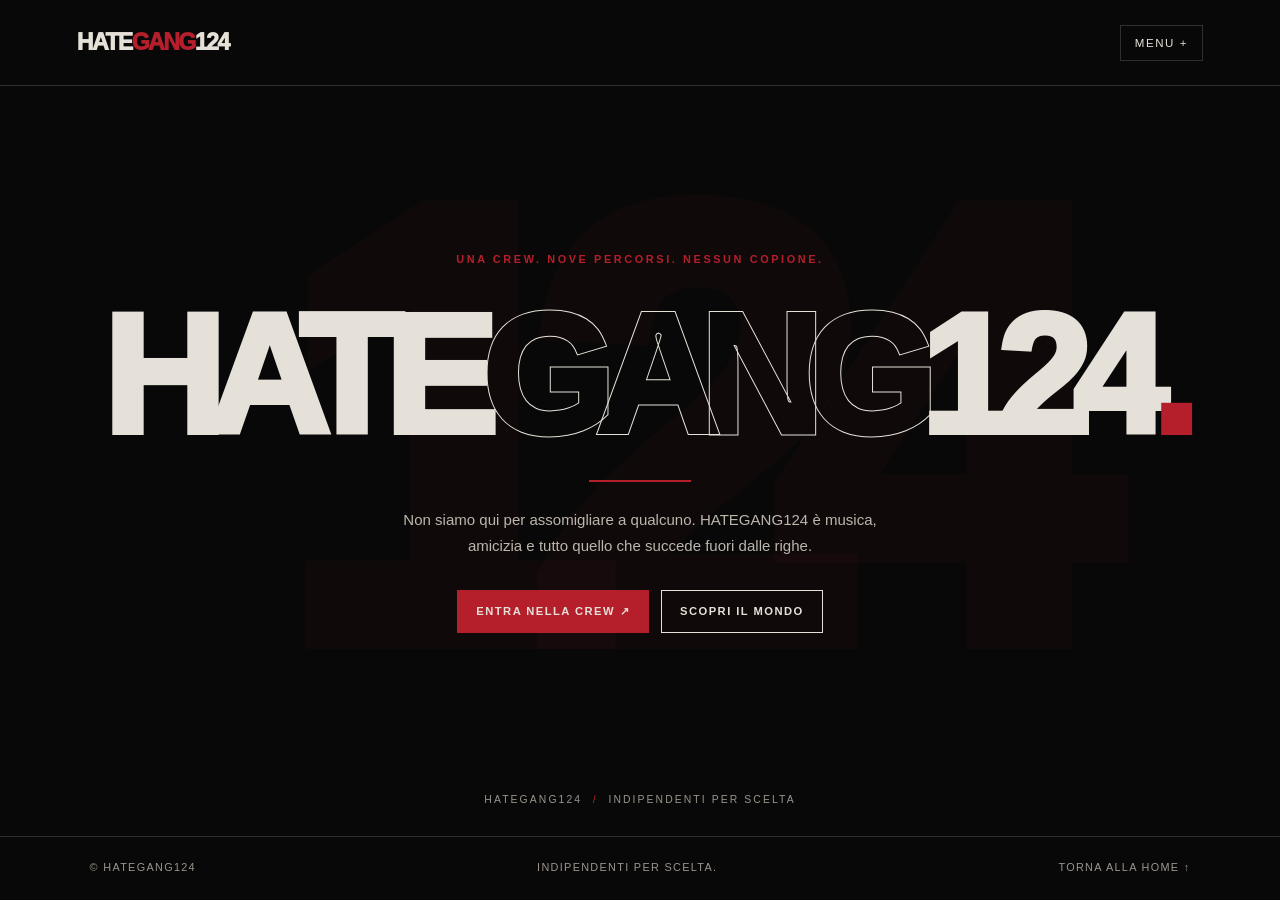
<file: index.html>
<!doctype html><html lang="it"><head><meta charset="utf-8"><meta name="viewport" content="width=device-width,initial-scale=1"><meta name="theme-color" content="#080808"><title>Home — HATEGANG124</title><link rel="stylesheet" href="style.css"></head><body><header><a class="logo" href="index.html">HATE<span>GANG</span>124</a><button class="menu-button" id="menuButton" aria-expanded="false" aria-controls="menu">Menu +</button><nav class="menu" id="menu"><a href="index.html">Home</a><a href="crew.html">The Gang</a><a href="manifesto.html">Manifesto</a><a href="arriva-presto.html">Arriva presto</a><a href="shop.html">Vestiario</a><a href="contatti.html">Contatti</a></nav></header><main><section class="hero"><div class="hero-inner"><div class="eyebrow">Una crew. Nove percorsi. Nessun copione.</div><h1>HATE<span class="outline">GANG</span><span class="hero-number">124</span><span class="hero-dot">.</span></h1><div class="hero-rule"></div><p>Non siamo qui per assomigliare a qualcuno. HATEGANG124 è musica, amicizia e tutto quello che succede fuori dalle righe.</p><div class="actions"><a class="btn primary" href="crew.html">Entra nella crew ↗</a><a class="btn" href="manifesto.html">Scopri il mondo</a></div></div><div class="hero-index">HATEGANG124 <span>/</span> INDIPENDENTI PER SCELTA</div></section></main><footer><span>© HATEGANG124</span><span>Indipendenti per scelta.</span><a href="index.html">Torna alla home ↑</a></footer><script>const b=document.getElementById('menuButton'),m=document.getElementById('menu');b.addEventListener('click',()=>{const o=m.classList.toggle('open');b.setAttribute('aria-expanded',String(o));b.textContent=o?'Chiudi −':'Menu +'});m.querySelectorAll('a').forEach(a=>a.addEventListener('click',()=>{m.classList.remove('open');b.setAttribute('aria-expanded','false');b.textContent='Menu +'}));</script></body></html>
</file>
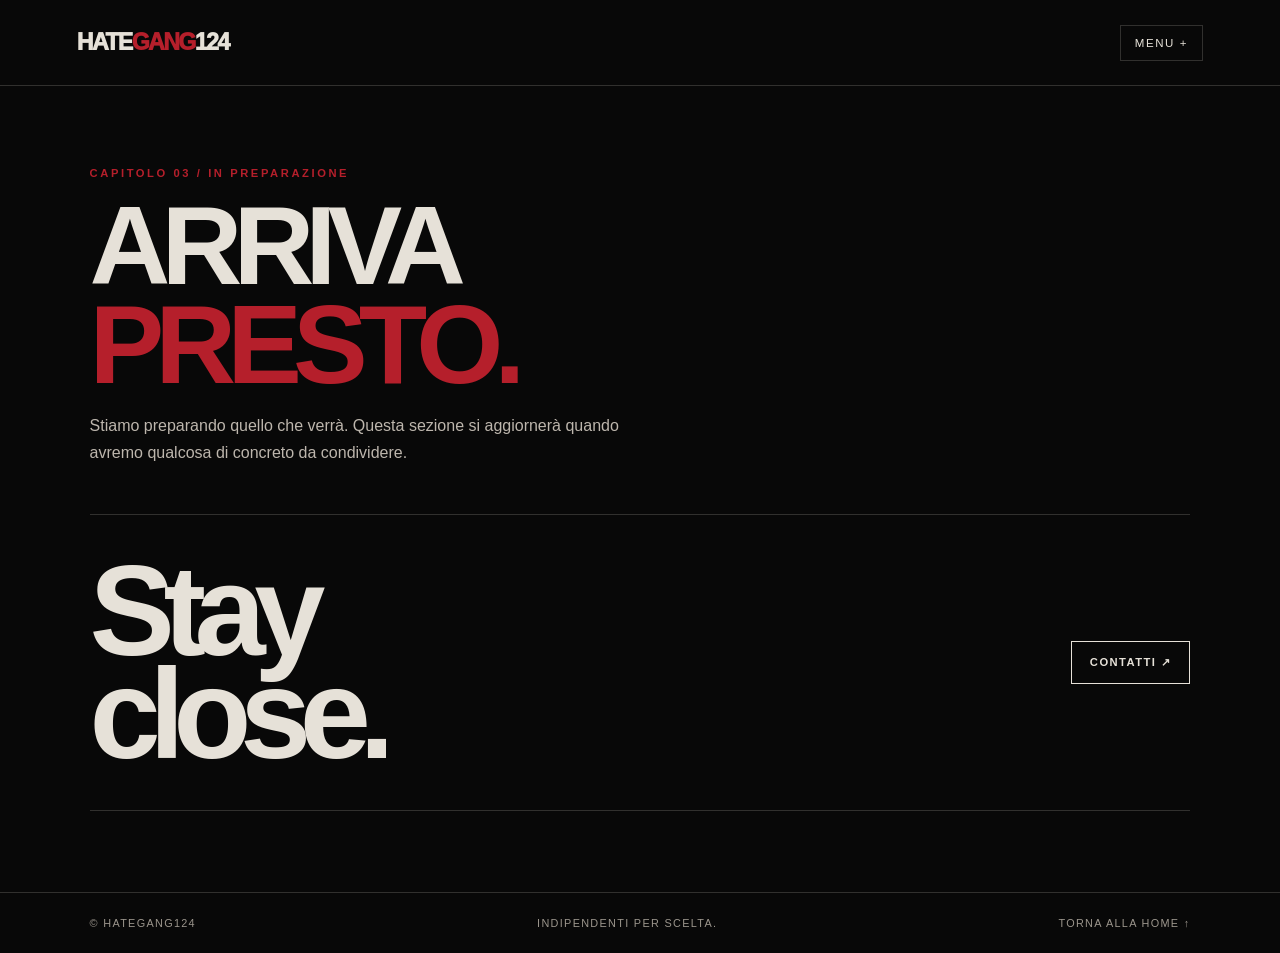
<file: arriva-presto.html>
<!doctype html><html lang="it"><head><meta charset="utf-8"><meta name="viewport" content="width=device-width,initial-scale=1"><meta name="theme-color" content="#080808"><title>Arriva presto — HATEGANG124</title><link rel="stylesheet" href="style.css"></head><body><header><a class="logo" href="index.html">HATE<span>GANG</span>124</a><button class="menu-button" id="menuButton" aria-expanded="false" aria-controls="menu">Menu +</button><nav class="menu" id="menu"><a href="index.html">Home</a><a href="crew.html">The Gang</a><a href="manifesto.html">Manifesto</a><a href="arriva-presto.html">Arriva presto</a><a href="shop.html">Vestiario</a><a href="contatti.html">Contatti</a></nav></header><main><section class="wrap"><div class="page-head"><div class="kicker">Capitolo 03 / In preparazione</div><h1>ARRIVA<br><span style="color:var(--red)">PRESTO.</span></h1><p>Stiamo preparando quello che verrà. Questa sezione si aggiornerà quando avremo qualcosa di concreto da condividere.</p></div><div class="notice"><h2>Stay<br>close.</h2><a class="btn" href="contatti.html">Contatti ↗</a></div></section></main><footer><span>© HATEGANG124</span><span>Indipendenti per scelta.</span><a href="index.html">Torna alla home ↑</a></footer><script>const b=document.getElementById('menuButton'),m=document.getElementById('menu');b.addEventListener('click',()=>{const o=m.classList.toggle('open');b.setAttribute('aria-expanded',String(o));b.textContent=o?'Chiudi −':'Menu +'});m.querySelectorAll('a').forEach(a=>a.addEventListener('click',()=>{m.classList.remove('open');b.setAttribute('aria-expanded','false');b.textContent='Menu +'}));</script></body></html>
</file>
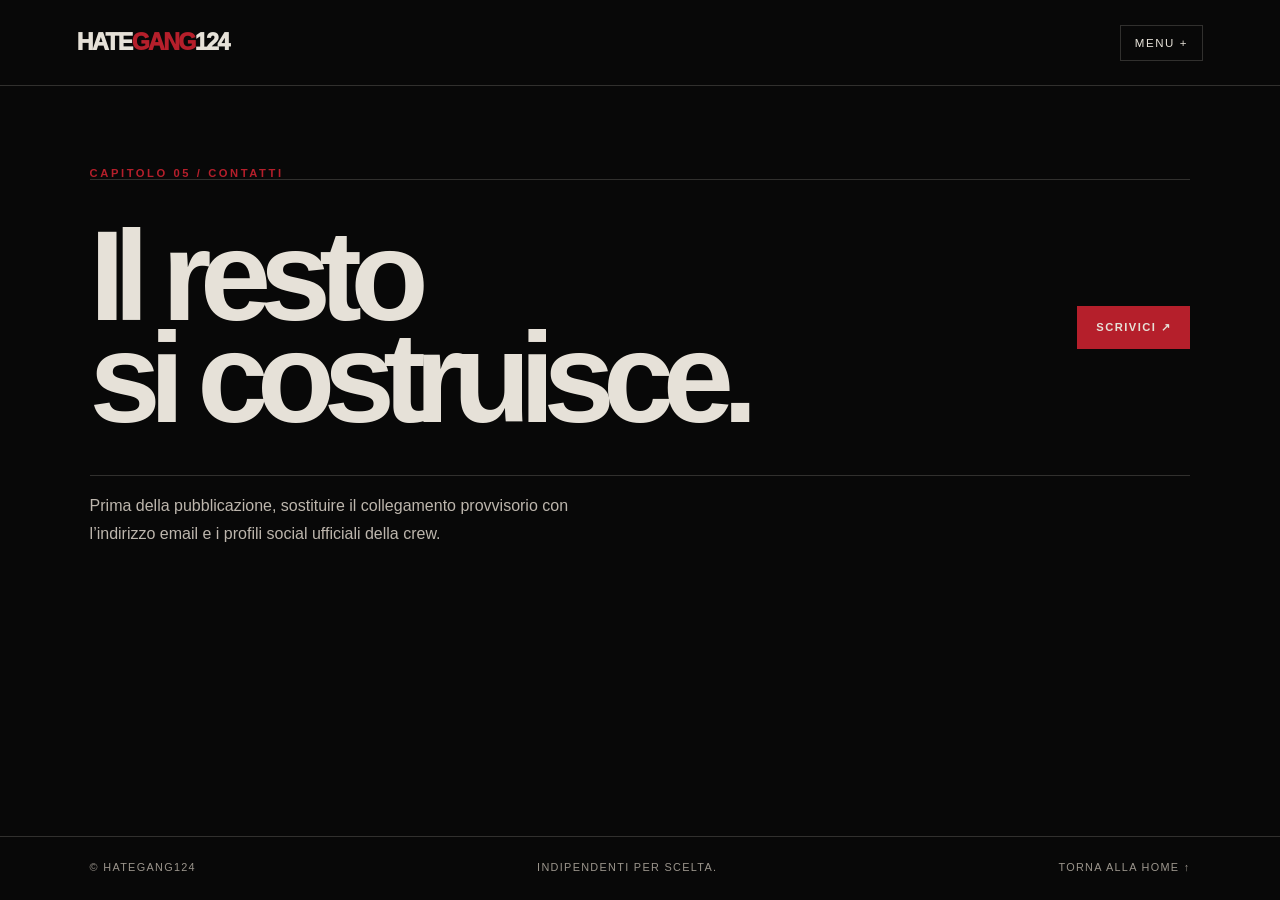
<file: contatti.html>
<!doctype html><html lang="it"><head><meta charset="utf-8"><meta name="viewport" content="width=device-width,initial-scale=1"><meta name="theme-color" content="#080808"><title>Contatti — HATEGANG124</title><link rel="stylesheet" href="style.css"></head><body><header><a class="logo" href="index.html">HATE<span>GANG</span>124</a><button class="menu-button" id="menuButton" aria-expanded="false" aria-controls="menu">Menu +</button><nav class="menu" id="menu"><a href="index.html">Home</a><a href="crew.html">The Gang</a><a href="manifesto.html">Manifesto</a><a href="arriva-presto.html">Arriva presto</a><a href="shop.html">Vestiario</a><a href="contatti.html">Contatti</a></nav></header><main><section class="wrap"><div class="kicker">Capitolo 05 / Contatti</div><div class="notice"><h2>Il resto<br>si costruisce.</h2><a class="btn primary" href="mailto:INSERIRE-EMAIL">Scrivici ↗</a></div><p class="intro">Prima della pubblicazione, sostituire il collegamento provvisorio con l’indirizzo email e i profili social ufficiali della crew.</p></section></main><footer><span>© HATEGANG124</span><span>Indipendenti per scelta.</span><a href="index.html">Torna alla home ↑</a></footer><script>const b=document.getElementById('menuButton'),m=document.getElementById('menu');b.addEventListener('click',()=>{const o=m.classList.toggle('open');b.setAttribute('aria-expanded',String(o));b.textContent=o?'Chiudi −':'Menu +'});m.querySelectorAll('a').forEach(a=>a.addEventListener('click',()=>{m.classList.remove('open');b.setAttribute('aria-expanded','false');b.textContent='Menu +'}));</script></body></html>
</file>
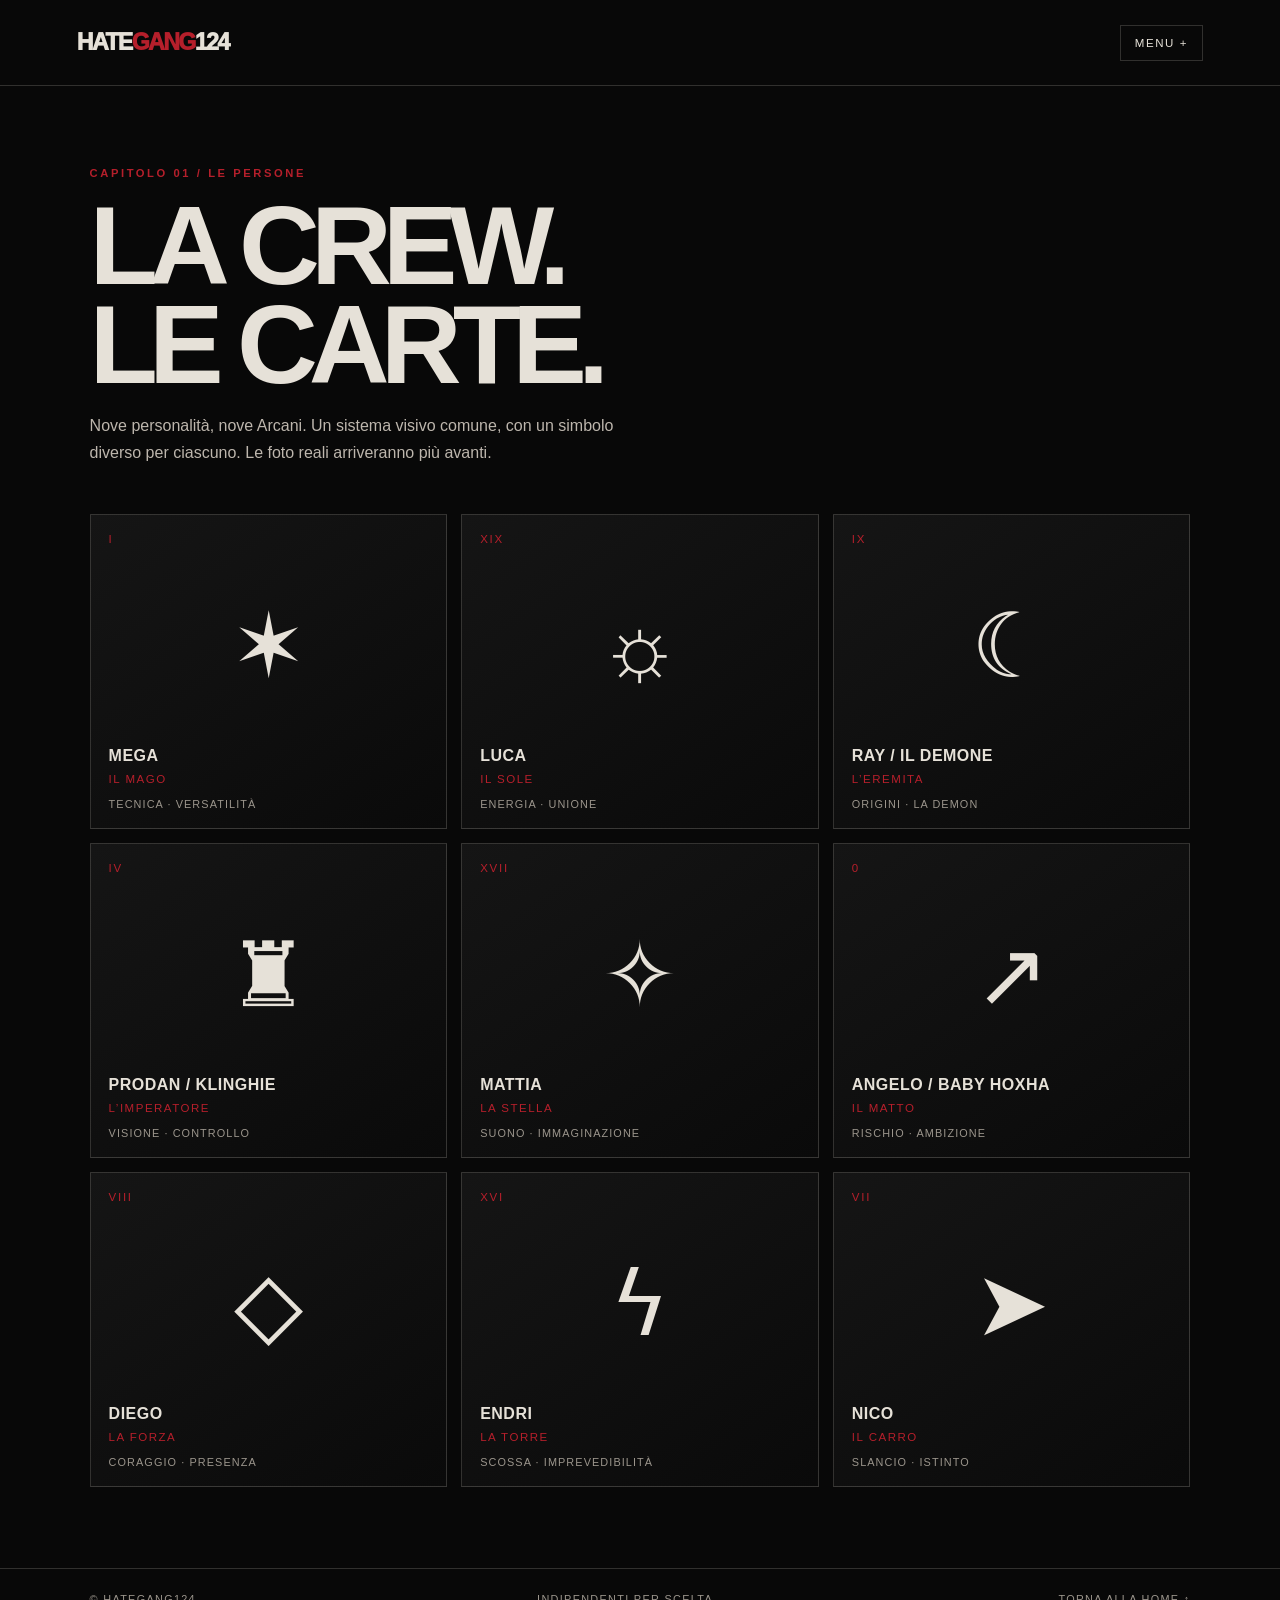
<file: crew.html>
<!doctype html><html lang="it"><head><meta charset="utf-8"><meta name="viewport" content="width=device-width,initial-scale=1"><meta name="theme-color" content="#080808"><title>The Gang — HATEGANG124</title><link rel="stylesheet" href="style.css"></head><body><header><a class="logo" href="index.html">HATE<span>GANG</span>124</a><button class="menu-button" id="menuButton" aria-expanded="false" aria-controls="menu">Menu +</button><nav class="menu" id="menu"><a href="index.html">Home</a><a href="crew.html">The Gang</a><a href="manifesto.html">Manifesto</a><a href="arriva-presto.html">Arriva presto</a><a href="shop.html">Vestiario</a><a href="contatti.html">Contatti</a></nav></header><main><section class="wrap"><div class="page-head"><div class="kicker">Capitolo 01 / Le persone</div><h1>La crew.<br>Le carte.</h1><p>Nove personalità, nove Arcani. Un sistema visivo comune, con un simbolo diverso per ciascuno. Le foto reali arriveranno più avanti.</p></div><div class="cards"><article class="tarot"><div class="card-number">I</div><div class="symbol">✶</div><div class="card-name">Mega</div><div class="card-arcana">Il Mago</div><div class="card-note">Tecnica · Versatilità</div></article><article class="tarot"><div class="card-number">XIX</div><div class="symbol">☼</div><div class="card-name">Luca</div><div class="card-arcana">Il Sole</div><div class="card-note">Energia · Unione</div></article><article class="tarot"><div class="card-number">IX</div><div class="symbol">☾</div><div class="card-name">Ray / Il Demone</div><div class="card-arcana">L’Eremita</div><div class="card-note">Origini · La Demon</div></article><article class="tarot"><div class="card-number">IV</div><div class="symbol">♜</div><div class="card-name">Prodan / Klinghie</div><div class="card-arcana">L’Imperatore</div><div class="card-note">Visione · Controllo</div></article><article class="tarot"><div class="card-number">XVII</div><div class="symbol">✧</div><div class="card-name">Mattia</div><div class="card-arcana">La Stella</div><div class="card-note">Suono · Immaginazione</div></article><article class="tarot"><div class="card-number">0</div><div class="symbol">↗</div><div class="card-name">Angelo / Baby Hoxha</div><div class="card-arcana">Il Matto</div><div class="card-note">Rischio · Ambizione</div></article><article class="tarot"><div class="card-number">VIII</div><div class="symbol">◇</div><div class="card-name">Diego</div><div class="card-arcana">La Forza</div><div class="card-note">Coraggio · Presenza</div></article><article class="tarot"><div class="card-number">XVI</div><div class="symbol">ϟ</div><div class="card-name">Endri</div><div class="card-arcana">La Torre</div><div class="card-note">Scossa · Imprevedibilità</div></article><article class="tarot"><div class="card-number">VII</div><div class="symbol">➤</div><div class="card-name">Nico</div><div class="card-arcana">Il Carro</div><div class="card-note">Slancio · Istinto</div></article></div></section></main><footer><span>© HATEGANG124</span><span>Indipendenti per scelta.</span><a href="index.html">Torna alla home ↑</a></footer><script>const b=document.getElementById('menuButton'),m=document.getElementById('menu');b.addEventListener('click',()=>{const o=m.classList.toggle('open');b.setAttribute('aria-expanded',String(o));b.textContent=o?'Chiudi −':'Menu +'});m.querySelectorAll('a').forEach(a=>a.addEventListener('click',()=>{m.classList.remove('open');b.setAttribute('aria-expanded','false');b.textContent='Menu +'}));</script></body></html>
</file>
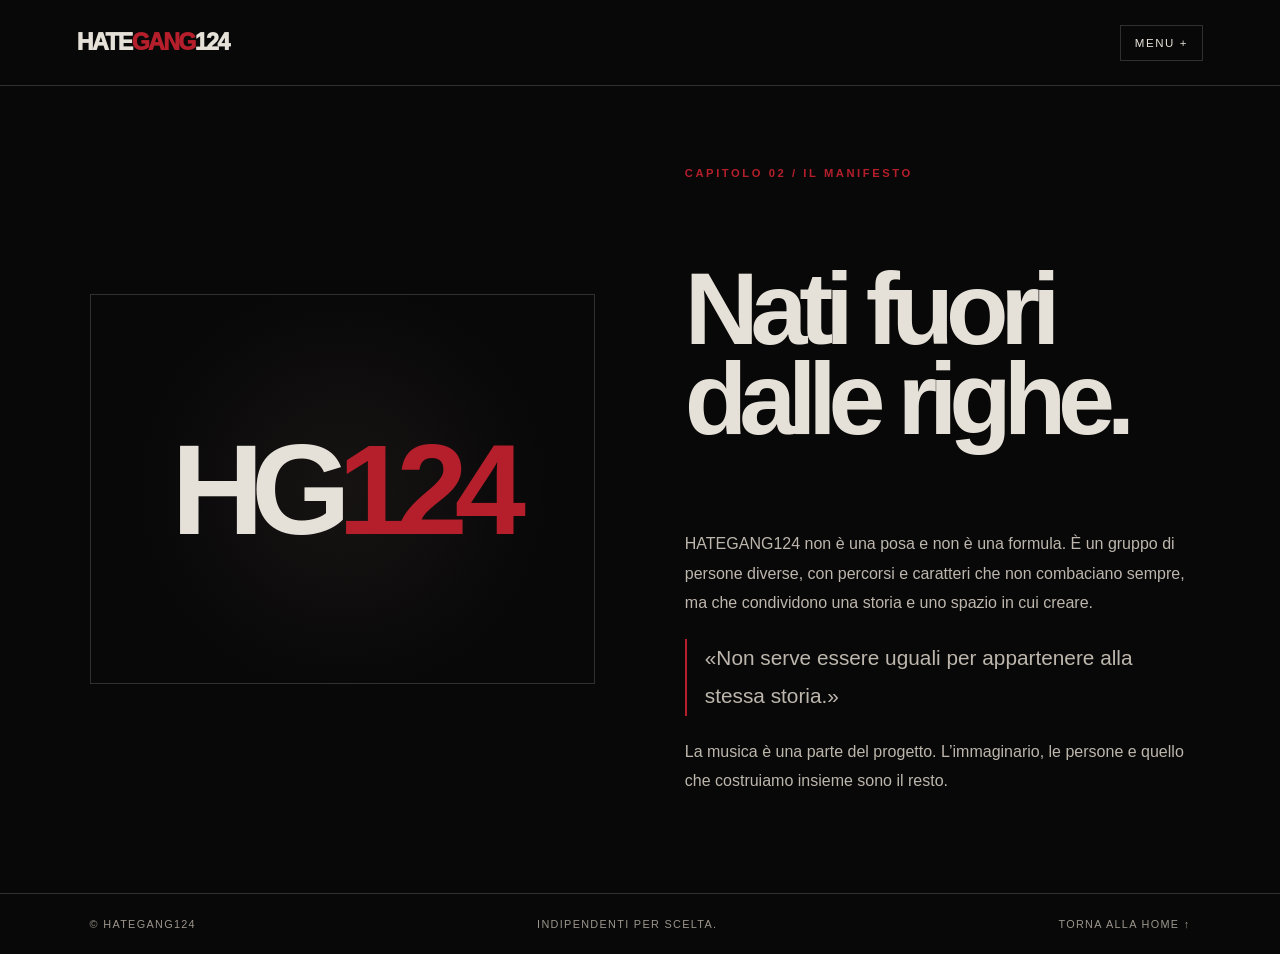
<file: manifesto.html>
<!doctype html><html lang="it"><head><meta charset="utf-8"><meta name="viewport" content="width=device-width,initial-scale=1"><meta name="theme-color" content="#080808"><title>Manifesto — HATEGANG124</title><link rel="stylesheet" href="style.css"></head><body><header><a class="logo" href="index.html">HATE<span>GANG</span>124</a><button class="menu-button" id="menuButton" aria-expanded="false" aria-controls="menu">Menu +</button><nav class="menu" id="menu"><a href="index.html">Home</a><a href="crew.html">The Gang</a><a href="manifesto.html">Manifesto</a><a href="arriva-presto.html">Arriva presto</a><a href="shop.html">Vestiario</a><a href="contatti.html">Contatti</a></nav></header><main><section class="wrap"><div class="two-col"><div class="symbol-panel"><strong>HG<span style="color:var(--red)">124</span></strong></div><div class="copy"><div class="kicker">Capitolo 02 / Il manifesto</div><h1 style="font-size:clamp(3rem,8vw,6.5rem);line-height:.88;letter-spacing:-.08em">Nati fuori<br>dalle righe.</h1><p>HATEGANG124 non è una posa e non è una formula. È un gruppo di persone diverse, con percorsi e caratteri che non combaciano sempre, ma che condividono una storia e uno spazio in cui creare.</p><p class="quote">«Non serve essere uguali per appartenere alla stessa storia.»</p><p>La musica è una parte del progetto. L’immaginario, le persone e quello che costruiamo insieme sono il resto.</p></div></div></section></main><footer><span>© HATEGANG124</span><span>Indipendenti per scelta.</span><a href="index.html">Torna alla home ↑</a></footer><script>const b=document.getElementById('menuButton'),m=document.getElementById('menu');b.addEventListener('click',()=>{const o=m.classList.toggle('open');b.setAttribute('aria-expanded',String(o));b.textContent=o?'Chiudi −':'Menu +'});m.querySelectorAll('a').forEach(a=>a.addEventListener('click',()=>{m.classList.remove('open');b.setAttribute('aria-expanded','false');b.textContent='Menu +'}));</script></body></html>
</file>
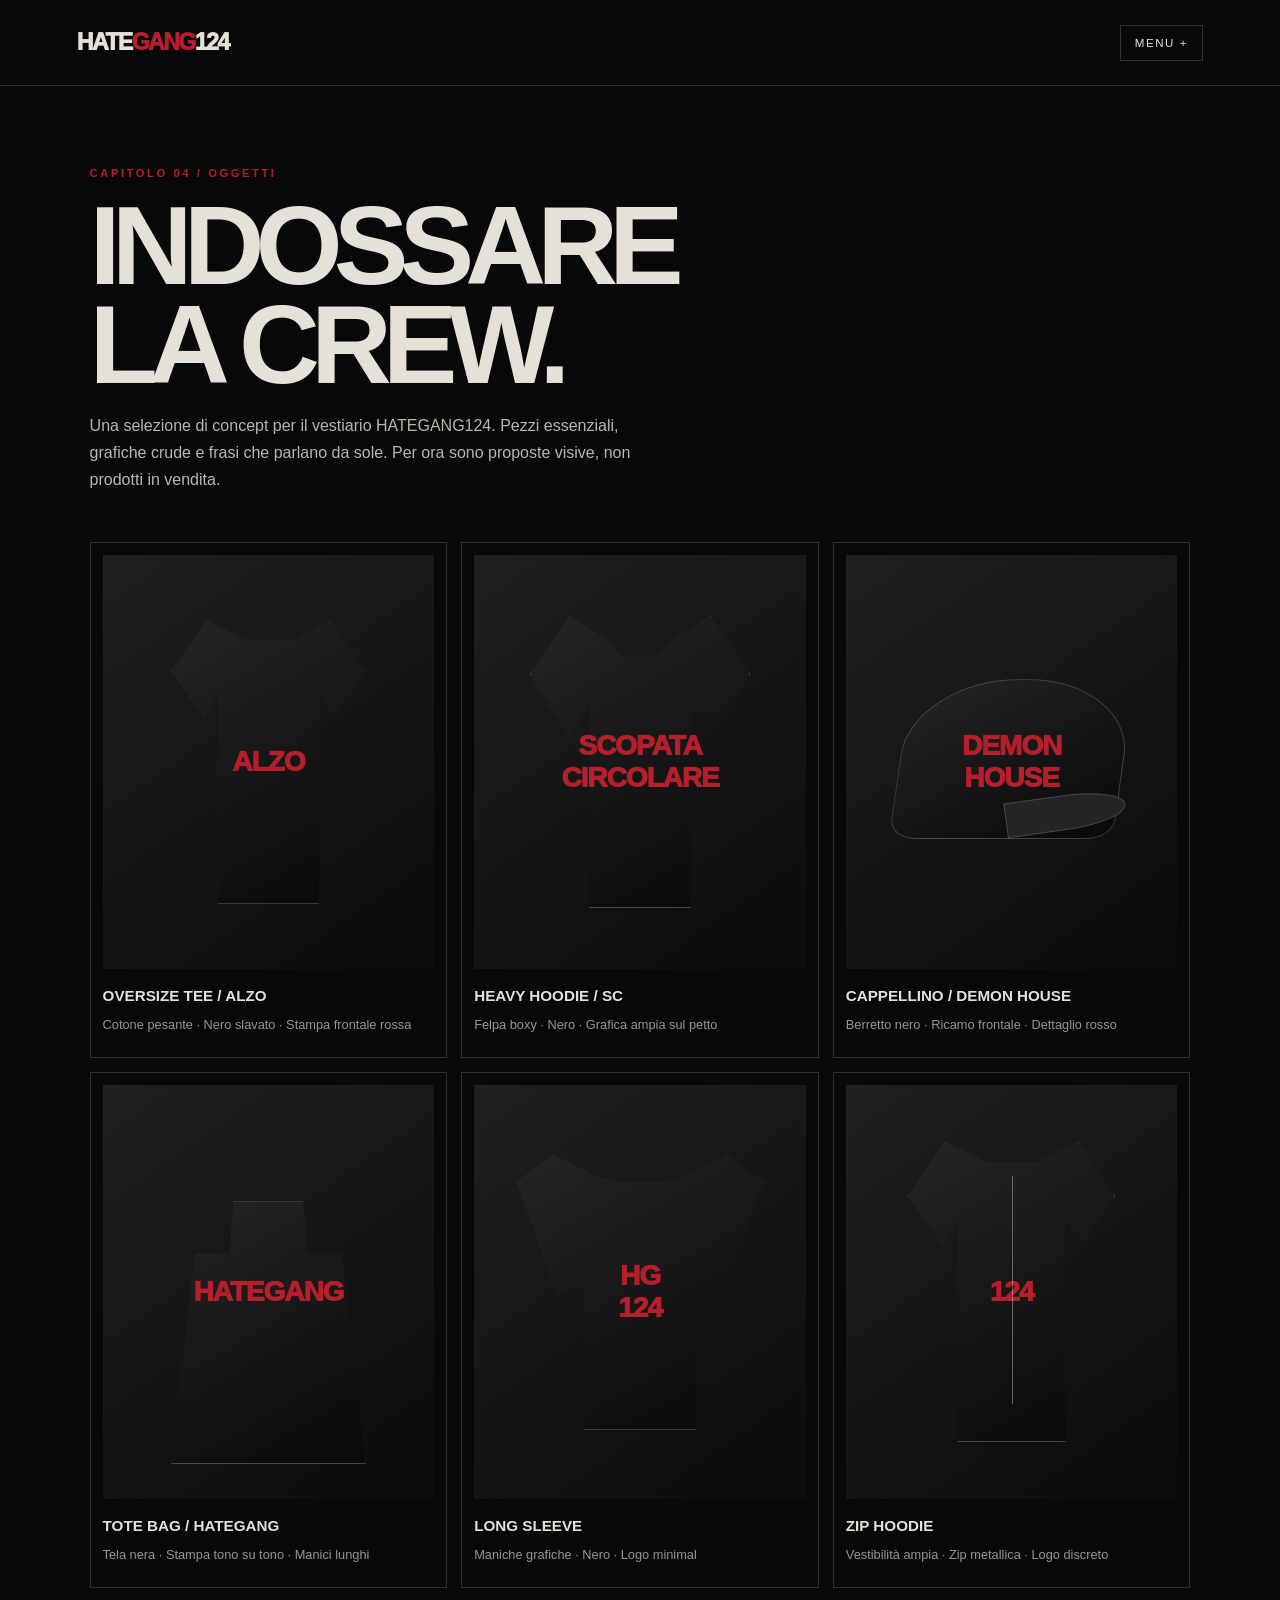
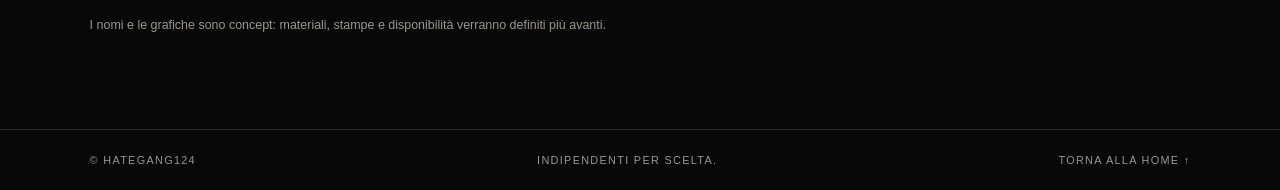
<file: shop.html>
<!doctype html><html lang="it"><head><meta charset="utf-8"><meta name="viewport" content="width=device-width,initial-scale=1"><meta name="theme-color" content="#080808"><title>Vestiario — HATEGANG124</title><link rel="stylesheet" href="style.css"></head><body><header><a class="logo" href="index.html">HATE<span>GANG</span>124</a><button class="menu-button" id="menuButton" aria-expanded="false" aria-controls="menu">Menu +</button><nav class="menu" id="menu"><a href="index.html">Home</a><a href="crew.html">The Gang</a><a href="manifesto.html">Manifesto</a><a href="arriva-presto.html">Arriva presto</a><a href="shop.html">Vestiario</a><a href="contatti.html">Contatti</a></nav></header><main><section class="wrap"><div class="page-head"><div class="kicker">Capitolo 04 / Oggetti</div><h1>Indossare<br>la crew.</h1><p>Una selezione di concept per il vestiario HATEGANG124. Pezzi essenziali, grafiche crude e frasi che parlano da sole. Per ora sono proposte visive, non prodotti in vendita.</p></div><div class="shop-grid">
<article class="product"><div class="product-art tee"><span>ALZO</span></div><h3>Oversize tee / ALZO</h3><p>Cotone pesante · Nero slavato · Stampa frontale rossa</p></article>
<article class="product"><div class="product-art hoodie"><span>SCOPATA<br>CIRCOLARE</span></div><h3>Heavy hoodie / SC</h3><p>Felpa boxy · Nero · Grafica ampia sul petto</p></article>
<article class="product"><div class="product-art cap"><span>DEMON<br>HOUSE</span></div><h3>Cappellino / Demon House</h3><p>Berretto nero · Ricamo frontale · Dettaglio rosso</p></article>
<article class="product"><div class="product-art tote"><span>HATEGANG</span></div><h3>Tote bag / HATEGANG</h3><p>Tela nera · Stampa tono su tono · Manici lunghi</p></article>
<article class="product"><div class="product-art longsleeve"><span>HG<br>124</span></div><h3>Long sleeve</h3><p>Maniche grafiche · Nero · Logo minimal</p></article>
<article class="product"><div class="product-art ziphoodie"><span>124</span></div><h3>Zip hoodie</h3><p>Vestibilità ampia · Zip metallica · Logo discreto</p></article>
</div><p class="shop-note">I nomi e le grafiche sono concept: materiali, stampe e disponibilità verranno definiti più avanti.</p></section></main><footer><span>© HATEGANG124</span><span>Indipendenti per scelta.</span><a href="index.html">Torna alla home ↑</a></footer><script>const b=document.getElementById('menuButton'),m=document.getElementById('menu');b.addEventListener('click',()=>{const o=m.classList.toggle('open');b.setAttribute('aria-expanded',String(o));b.textContent=o?'Chiudi −':'Menu +'});m.querySelectorAll('a').forEach(a=>a.addEventListener('click',()=>{m.classList.remove('open');b.setAttribute('aria-expanded','false');b.textContent='Menu +'}));</script></body></html>
</file>
<file: style.css>
:root{--bg:#080808;--panel:#101010;--red:#b51f2b;--cream:#e6e1d8;--muted:#9b958c;--line:rgba(230,225,216,.18)}*{box-sizing:border-box}html{min-height:100%;background:var(--bg)}body{margin:0;background:var(--bg);color:var(--cream);font-family:Arial,Helvetica,sans-serif;min-height:100vh}a{color:inherit;text-decoration:none}header{height:86px;padding:0 6vw;display:flex;align-items:center;justify-content:space-between;border-bottom:1px solid var(--line);position:relative;z-index:4}.logo{font-size:1.45rem;font-weight:950;letter-spacing:-.07em}.logo span{color:var(--red)}.menu-button{border:1px solid var(--line);background:none;color:var(--cream);padding:11px 14px;cursor:pointer;font-size:.72rem;letter-spacing:.14em;text-transform:uppercase}.menu{display:none;position:absolute;right:6vw;top:70px;background:#111;padding:22px;min-width:210px;border:1px solid var(--line)}.menu.open{display:grid;gap:18px}.menu a{font-size:.78rem;text-transform:uppercase;letter-spacing:.12em}.menu a:hover,.text-link:hover{color:var(--red)}main{min-height:calc(100vh - 150px)}.wrap{padding:9vh 7vw}.hero{min-height:calc(100vh - 150px);display:flex;align-items:center;position:relative;overflow:hidden;padding:8vh 7vw}.hero:before{content:'124';position:absolute;right:-.03em;top:10%;font-size:clamp(14rem,38vw,35rem);font-weight:950;letter-spacing:-.13em;line-height:.8;color:rgba(181,31,43,.055);pointer-events:none}.hero-inner{position:relative;max-width:950px}.eyebrow,.kicker{font-size:.7rem;letter-spacing:.23em;text-transform:uppercase;color:var(--red);font-weight:800}.hero h1{font-size:clamp(4rem,13vw,11rem);line-height:.77;letter-spacing:-.1em;margin:28px 0;font-weight:950}.outline{-webkit-text-stroke:1px var(--cream);color:transparent}.hero p,.intro{max-width:530px;color:#bdb6ad;line-height:1.75}.actions{display:flex;gap:12px;flex-wrap:wrap;margin-top:30px}.btn{display:inline-flex;padding:14px 18px;border:1px solid var(--cream);font-size:.7rem;letter-spacing:.13em;text-transform:uppercase;font-weight:800;transition:.2s}.btn.primary{background:var(--red);border-color:var(--red)}.btn:hover{background:var(--cream);border-color:var(--cream);color:var(--bg)}.hero-index{position:absolute;right:6vw;bottom:5vh;writing-mode:vertical-rl;font-size:.65rem;letter-spacing:.2em;color:var(--muted)}.page-head{max-width:900px;margin-bottom:48px}.page-head h1{font-size:clamp(3rem,9vw,7rem);line-height:.88;letter-spacing:-.08em;text-transform:uppercase;margin:18px 0}.page-head p{max-width:560px;color:#bdb6ad;line-height:1.7}.cards{display:grid;grid-template-columns:repeat(3,minmax(0,1fr));gap:14px}.tarot{min-height:315px;padding:18px;border:1px solid var(--line);background:linear-gradient(145deg,#151515,#0a0a0a);display:flex;flex-direction:column;transition:border-color .2s,transform .2s}.tarot:hover{border-color:var(--red);transform:translateY(-4px)}.card-number{font-size:.72rem;color:var(--red);letter-spacing:.15em}.symbol{flex:1;display:grid;place-items:center;min-height:130px;font-size:clamp(3.5rem,7vw,6rem);font-weight:300;color:var(--cream)}.card-name{font-size:1rem;font-weight:900;text-transform:uppercase;letter-spacing:.03em}.card-arcana{color:var(--red);font-size:.72rem;letter-spacing:.13em;text-transform:uppercase;margin-top:8px}.card-note{font-size:.68rem;color:var(--muted);margin-top:13px;text-transform:uppercase;letter-spacing:.1em}.two-col{display:grid;grid-template-columns:1fr 1fr;gap:7vw;align-items:center}.symbol-panel{min-height:390px;border:1px solid var(--line);display:grid;place-items:center;position:relative;background:radial-gradient(circle at center,#171313,#080808 65%)}.symbol-panel strong{font-size:clamp(4rem,10vw,8rem);letter-spacing:-.1em}.copy p{color:#bdb6ad;line-height:1.85}.quote{border-left:2px solid var(--red);padding-left:18px;font-size:1.3rem;line-height:1.5}.notice{border-top:1px solid var(--line);border-bottom:1px solid var(--line);padding:45px 0;display:flex;align-items:center;justify-content:space-between;gap:24px}.notice h2{font-size:clamp(3rem,10vw,8rem);line-height:.8;letter-spacing:-.09em;margin:0}.shop-grid{display:grid;grid-template-columns:repeat(3,1fr);gap:14px}.product{border:1px solid var(--line);padding:12px}.product-art{aspect-ratio:4/5;background:linear-gradient(145deg,#202020,#0b0b0b);display:grid;place-items:center;position:relative;overflow:hidden}.product-art:before{content:'';position:absolute;width:58%;height:68%;border:1px solid rgba(230,225,216,.2);background:linear-gradient(150deg,#252525,#090909);clip-path:polygon(18% 0,38% 7%,62% 7%,82% 0,100% 18%,83% 35%,76% 26%,76% 100%,24% 100%,24% 26%,17% 35%,0 18%)}.product-art span{z-index:1;color:var(--red);font-weight:950;letter-spacing:-.08em;font-size:clamp(1.2rem,3vw,2.4rem)}.product h3{text-transform:uppercase;font-size:.95rem;margin:18px 0 7px}.product p{color:var(--muted);font-size:.8rem}footer{border-top:1px solid var(--line);padding:24px 7vw;display:flex;justify-content:space-between;gap:16px;flex-wrap:wrap;color:var(--muted);font-size:.68rem;letter-spacing:.12em;text-transform:uppercase}footer a:hover{color:var(--cream)}@media(max-width:700px){header{height:74px;padding:0 6vw}.wrap{padding:70px 6vw}.hero{padding:7vh 6vw;min-height:calc(100vh - 138px)}.hero-index{display:none}.cards{grid-template-columns:repeat(2,minmax(0,1fr));gap:9px}.tarot{min-height:270px;padding:13px}.symbol{min-height:100px;font-size:3.5rem}.two-col{grid-template-columns:1fr}.symbol-panel{min-height:280px}.shop-grid{grid-template-columns:repeat(2,minmax(0,1fr))}.notice{align-items:flex-start;flex-direction:column}}@media(max-width:400px){.cards{grid-template-columns:1fr 1fr}.tarot{min-height:245px;padding:10px}.card-name{font-size:.85rem}}
/* Vestiario: silhouette diverse per i concept dei prodotti */
.product-art.hoodie:before{width:66%;height:70%;clip-path:polygon(18% 0,35% 8%,42% 14%,58% 14%,65% 8%,82% 0,100% 20%,82% 42%,73% 31%,73% 100%,27% 100%,27% 31%,18% 42%,0 20%)}
.product-art.cap:before{width:67%;height:38%;top:30%;border-radius:48% 48% 12% 12%;clip-path:none;transform:skew(-8deg);}
.product-art.cap:after{content:'';position:absolute;width:36%;height:8%;top:58%;left:48%;background:#252525;border:1px solid rgba(230,225,216,.2);transform:rotate(-8deg);border-radius:0 50% 50% 0}
.product-art.tote:before{width:58%;height:63%;top:28%;clip-path:polygon(12% 20%,30% 20%,32% 0,68% 0,70% 20%,88% 20%,100% 100%,0 100%)}
.product-art.longsleeve:before{width:74%;height:66%;clip-path:polygon(15% 0,32% 8%,42% 10%,58% 10%,68% 8%,85% 0,100% 10%,83% 52%,73% 45%,73% 100%,27% 100%,27% 45%,17% 52%,0 10%)}
.product-art.ziphoodie:before{width:62%;height:72%;clip-path:polygon(18% 0,38% 7%,62% 7%,82% 0,100% 18%,83% 35%,76% 26%,76% 100%,24% 100%,24% 26%,17% 35%,0 18%)}
.product-art.ziphoodie:after{content:'';position:absolute;top:22%;left:50%;height:55%;width:1px;background:rgba(230,225,216,.4);z-index:1}
.product-art span{max-width:90%;text-align:center;font-size:clamp(.9rem,2.2vw,1.8rem);letter-spacing:-.04em;overflow-wrap:anywhere}
.shop-note{margin-top:28px;color:var(--muted);font-size:.78rem;line-height:1.6}

/* Home refresh: editorial underground, logo centrale e dominante */
.hero{justify-content:center;text-align:center;padding:8vh 5vw 12vh}
.hero:before{content:'124';right:50%;transform:translateX(50%);top:14%;font-size:clamp(17rem,48vw,44rem);color:rgba(181,31,43,.045);letter-spacing:-.15em}
.hero-inner{width:100%;max-width:none}
.hero .eyebrow{font-size:.68rem;letter-spacing:.24em}
.hero h1{font-size:clamp(2.8rem,13.2vw,12.8rem);line-height:.88;letter-spacing:-.105em;white-space:nowrap;margin:38px auto 28px;display:flex;align-items:baseline;justify-content:center;gap:.015em}
.hero-number{color:var(--cream)}
.hero-dot{color:var(--red)}
.hero-rule{height:2px;width:clamp(48px,8vw,110px);background:var(--red);margin:0 auto 25px}
.hero p{margin:0 auto;max-width:490px;font-size:.94rem}
.hero .actions{justify-content:center}
.hero-index{writing-mode:initial;right:auto;left:50%;transform:translateX(-50%);bottom:3.5vh;white-space:nowrap}
.hero-index span{color:var(--red);padding:0 .55em}
@media(max-width:520px){.hero{padding-left:4vw;padding-right:4vw}.hero h1{font-size:clamp(2.25rem,12.7vw,4.3rem);letter-spacing:-.105em;margin:32px auto 24px}.hero .eyebrow{font-size:.57rem;letter-spacing:.16em}.hero p{font-size:.86rem;max-width:340px}.hero-index{font-size:.55rem;letter-spacing:.1em}.hero .actions{gap:8px}.hero .btn{padding:12px 11px;font-size:.61rem}}
</file>
